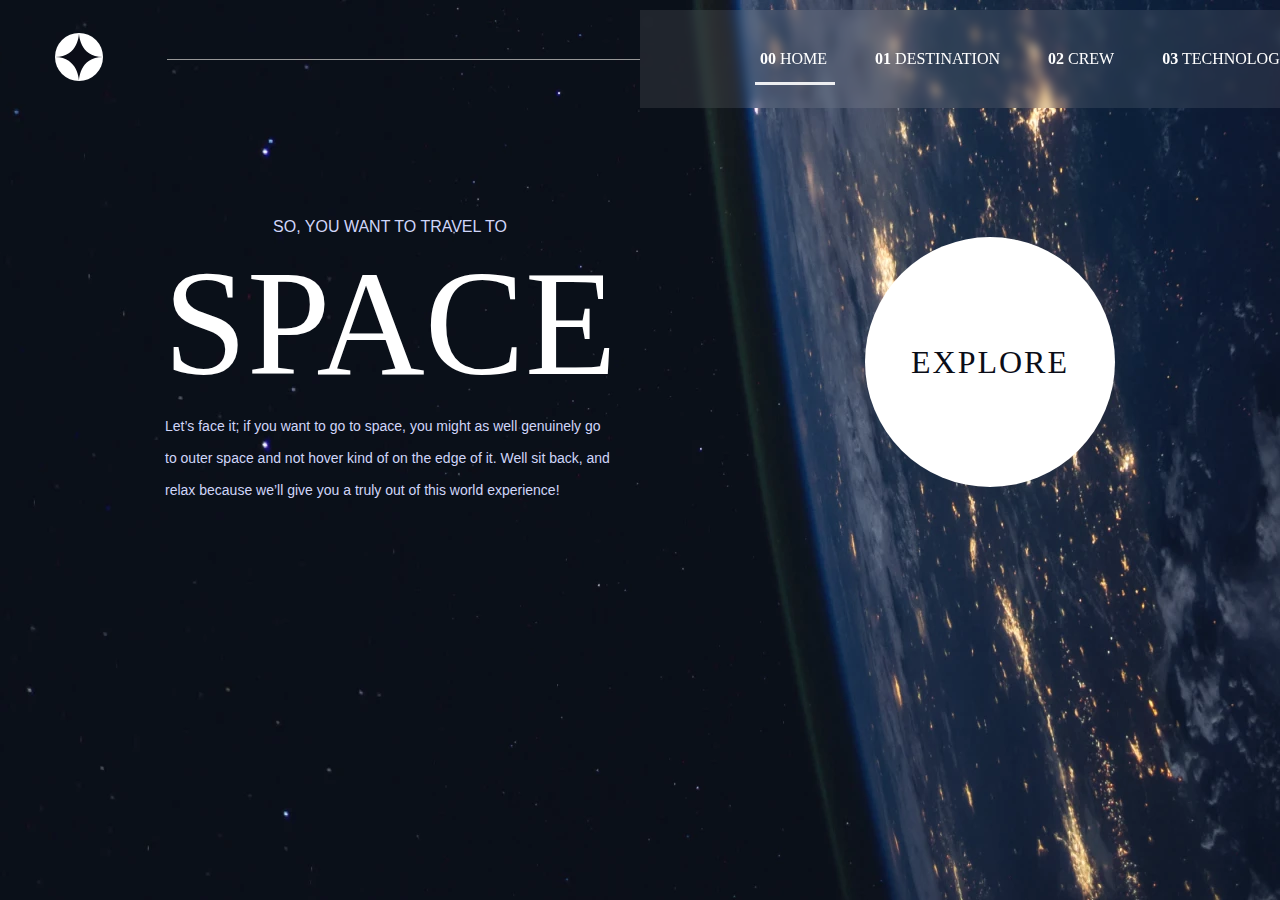
<file: index.html>
<!DOCTYPE html>
<html lang="pt-br">

<head>
    <meta charset="UTF-8">
    <meta name="viewport" content="width=device-width, initial-scale=1.0">
    <title>Space</title>
    <link rel="stylesheet" href="css/style.css">
    <link rel="icon" href="img/space-icon.svg" type="image/svg+xml">

</head>

<body>
    <header class="header container">

        <div class="logo">
            <img src="img/Oval.svg" alt="">
        </div>
        <div class="links">
            <div class="line">
            </div>
            <nav>
                <ul>
                    <li class="active"><a href="#"><span>00</span> HOME</a></li>
                    <li><a href="/destination.html"> <span>01</span> DESTINATION</a></li>
                    <li><a href="/crew.html"> <span>02</span> CREW</a></li>
                    <li><a href="/technology.html"> <span>03</span> TECHNOLOGY</a></li>
                </ul>
            </nav>
        </div>
    </header>
    <div class="middle container">
        <div class="left-middle">
            <p>SO, YOU WANT TO TRAVEL TO</p>
            <h1>SPACE</h1>
            <p>Let’s face it; if you want to go to space, you might as well genuinely go to outer space and not hover
                kind of on the edge of it. Well sit back, and relax because we’ll give you a truly out of this world
                experience!</p>
        </div>
        <div class="right-middle">
            <div class="explore">
                <h2>EXPLORE</h2>
            </div>
        </div>
    </div>
</body>

</html>
</file>
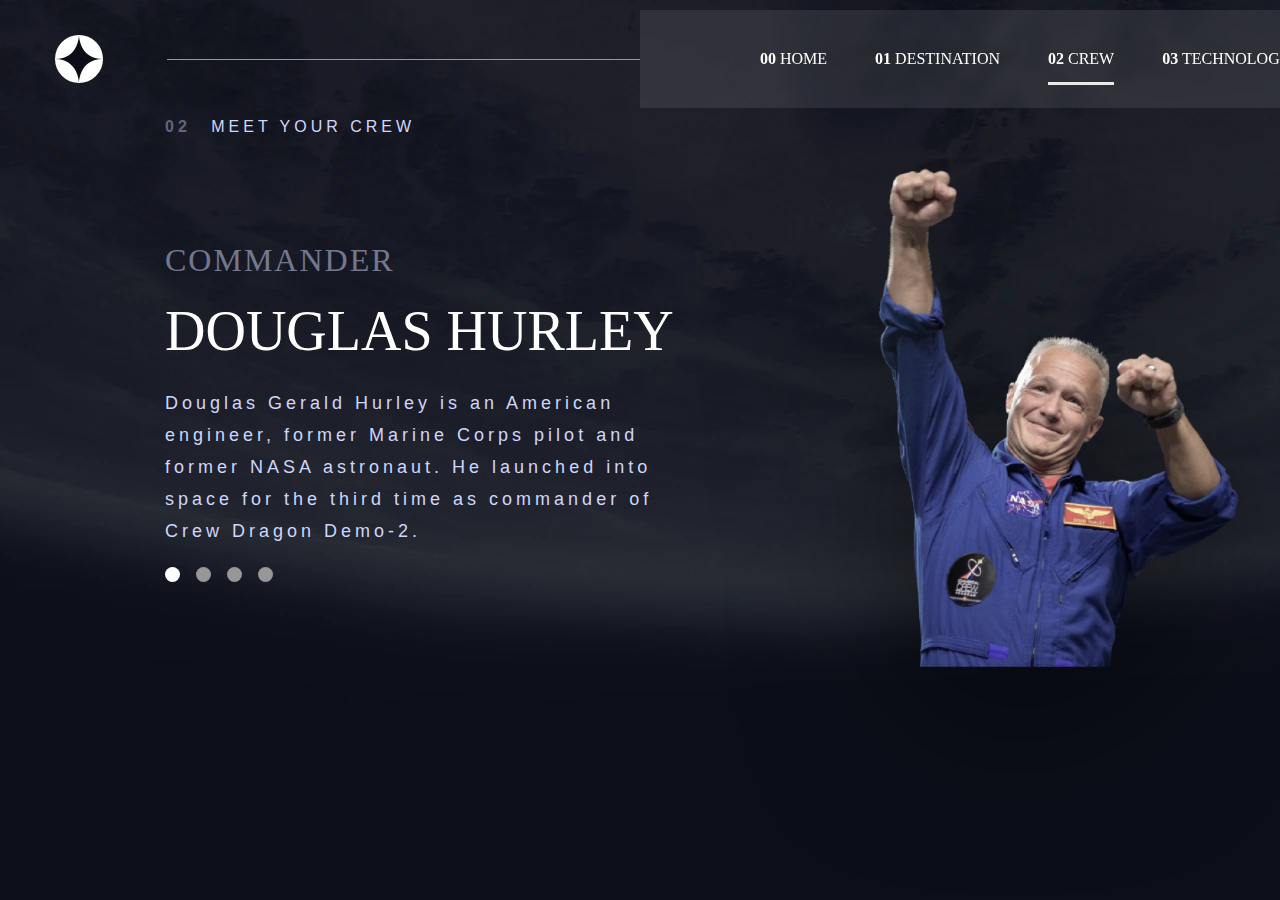
<file: crew.html>
<!DOCTYPE html>
<html lang="pt-br">

<head>
  <meta charset="utf-8">
  <meta name="viewport" content="width=device-width, initial-scale=1">
  <title>Space | Crew</title>
  <link rel="stylesheet" href="css/crew.css">
  <link rel="icon" href="img/space-icon.svg" type="image/svg+xml">
</head>

<body>
  <header class="header container">
    <div class="logo">
      <img src="img/Oval.svg" alt="">
    </div>
    <div class="links">
      <div class="line"></div>
      <nav>
        <ul>
          <li><a href="/index.html"><span>00</span> HOME</a></li>
          <li><a href="/destination.html"><span>01</span> DESTINATION</a></li>
          <li class="active"><a href="/crew.html"><span>02</span> CREW</a></li>
          <li><a href="/technology.html"><span>03</span> TECHNOLOGY</a></li>
        </ul>
      </nav>
    </div>
  </header>
  <div class="container">
    <main class="crew-middle">
      <div class="left-crew">
        <p class="title-crew">
          <span class="section-index">02</span> MEET YOUR CREW</p>
        <div class="box-crew-text">
          <h2 class="role">COMMANDER</h2>
          <h1 class="crew-name">DOUGLAS HURLEY</h1>

          <p class="crew-bio">
            Douglas Gerald Hurley is an American engineer, former Marine Corps pilot and former NASA astronaut.
            He launched into space for the third time as commander of Crew Dragon Demo-2.
          </p>
        </div>

      </div>

      <div class="right-crew">
        <div class="crew-hero" id="crew-hero">
          <img src="img/douglas.webp" alt="Douglas Hurley" class="crew-photo active" id="douglas-img">
          <img src="img/mark.webp" alt="Mark Shuttleworth" class="crew-photo" id="mark-img">
          <img src="img/victor.webp" alt="Victor Glover" class="crew-photo" id="victor-img">
          <img src="img/anousheh.webp" alt="Anousheh Ansari" class="crew-photo" id="anousheh-img">
        </div>
      </div>
    </main>
    <div class="crew-tabs" aria-label="Crew members">
      <div class="crew-tab active">
        <a href="#" data-member="douglas" aria-current="page"></a>
      </div>
      <div class="crew-tab">
        <a href="#" data-member="mark"></a>
      </div>
      <div class="crew-tab">
        <a href="#" data-member="victor"></a>
      </div>
      <div class="crew-tab">
        <a href="#" data-member="anousheh"></a>
      </div>
    </div>

  </div>

  <script src="js/crew.js"></script>
</body>

</html>
</file>
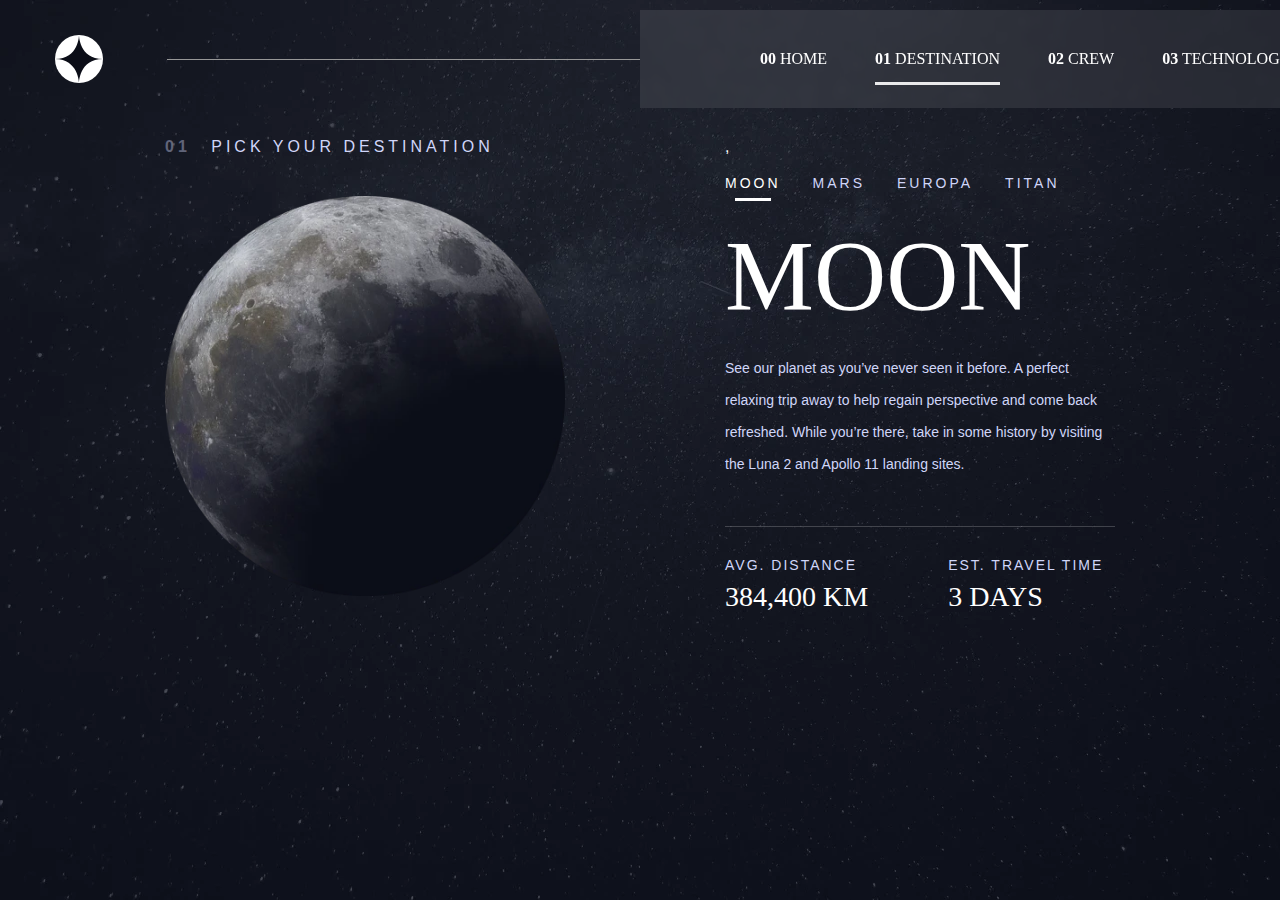
<file: destination.html>
<!DOCTYPE html>
<html lang="pt-br">

<head>
  <meta charset="UTF-8">
  <meta name="viewport" content="width=device-width, initial-scale=1.0">
  <title>Space | Destination</title>
  <link rel="stylesheet" href="css/destination.css">
  <link rel="icon" href="img/space-icon.svg" type="image/svg+xml">
</head>

<body>
  <header class="header container">
    <div class="logo">
      <img src="img/Oval.svg" alt="">
    </div>
    <div class="links">
      <div class="line"></div>
      <nav>
        <ul>
          <li><a href="/index.html"><span>00</span> HOME</a></li>
          <li class="active"><a href="/destination.html"><span>01</span> DESTINATION</a></li>
          <li><a href="/crew.html"><span>02</span> CREW</a></li>
          <li><a href="/technology.html"><span>03</span> TECHNOLOGY</a></li>
        </ul>
      </nav>
    </div>
  </header>

  <div class="destination-middle container">
    <div class="left-destination">
      <p><span class="section-index">01</span> PICK YOUR DESTINATION</p>
      <div class="planet-hero" id="planet-hero">
        <img src="img/moon.webp" alt="Moon" class="planet active" id="moon-img">
        <img src="img/mars.webp" alt="Mars" class="planet" id="mars-img">
        <img src="img/europe.webp" alt="Europa" class="planet" id="europa-img">
        <img src="img/titan.webp" alt="Titan" class="planet" id="titan-img">
      </div>

    </div>

    <div class="right-destination">,
      <nav class="planet-tabs">
        <ul>
          <li class="tab active"><a href="#" aria-current="page">MOON</a></li>
          <li class="tab"><a href="#">MARS</a></li>
          <li class="tab"><a href="#">EUROPA</a></li>
          <li class="tab"><a href="#">TITAN</a></li>
        </ul>
      </nav>

      <h1>MOON</h1>
      <p class="planet-description">
        See our planet as you’ve never seen it before. A perfect relaxing trip away to help regain perspective and come
        back refreshed. While you’re there, take in some history by visiting the Luna 2 and Apollo 11 landing sites.
      </p>

      <div class="divider"></div>

      <div class="stats">
        <div class="stat">
          <span class="label">AVG. DISTANCE</span>
          <span class="value">384,400 KM</span>
        </div>
        <div class="stat">
          <span class="label">EST. TRAVEL TIME</span>
          <span class="value">3 DAYS</span>
        </div>
      </div>
    </div>
  </div>
  <script src="js/destination.js"></script>
</body>

</html>
</file>
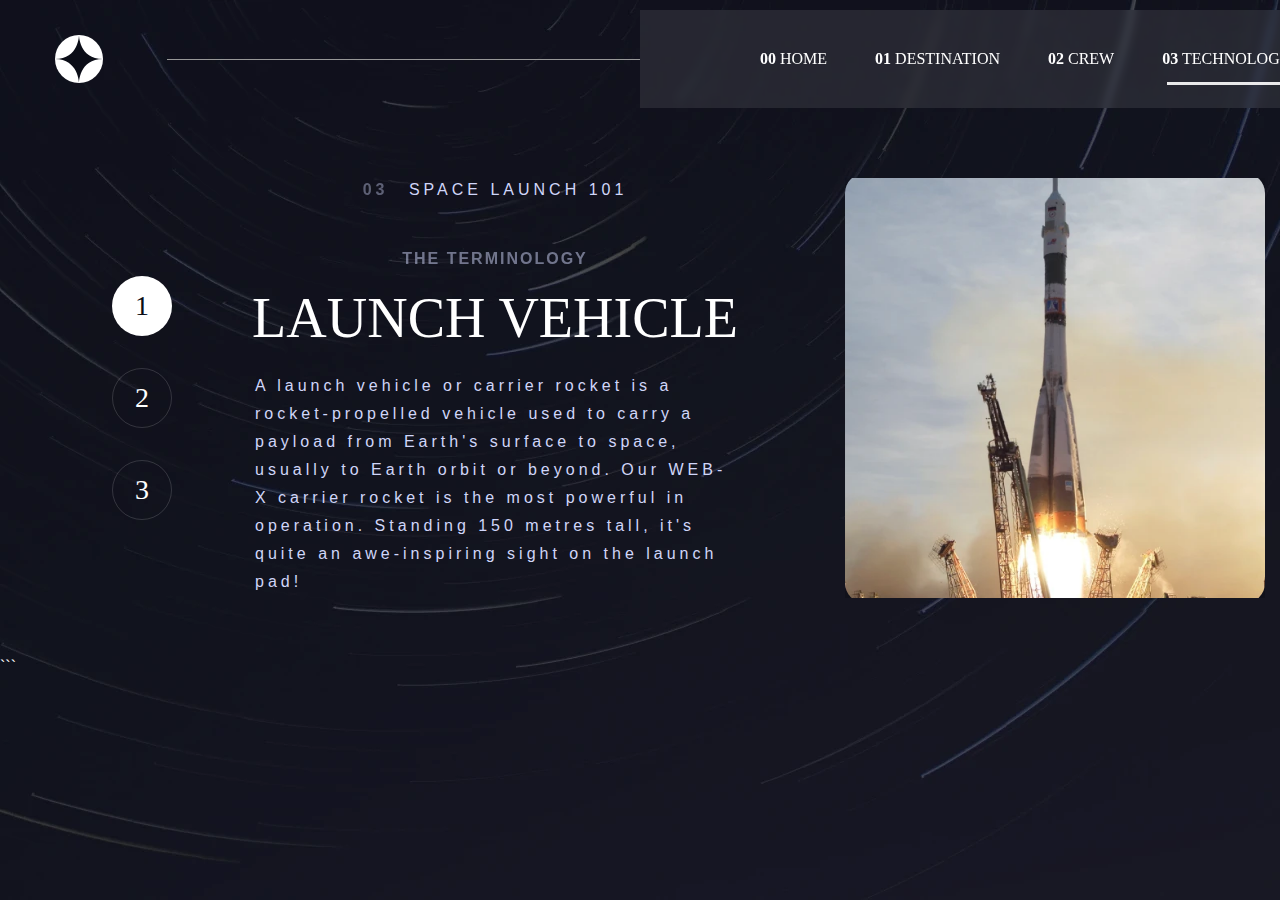
<file: technology.html>
<!DOCTYPE html>
<html lang="pt-br">

<head>
    <meta charset="utf-8">
    <meta name="viewport" content="width=device-width, initial-scale=1">
    <title>Space | Technology</title>
    <link rel="stylesheet" href="/css/technology.css">
    <link rel="icon" href="/img/space-icon.svg" type="image/svg+xml">
</head>

<body>
    <header class="header container">
        <div class="logo">
            <img src="img/Oval.svg" alt="">
        </div>
        <div class="links">
            <div class="line"></div>
            <nav>
                <ul>
                    <li><a href="/index.html"><span>00</span> HOME</a></li>
                    <li><a href="/destination.html"><span>01</span> DESTINATION</a></li>
                    <li><a href="/crew.html"><span>02</span> CREW</a></li>
                    <li class="active"><a href="/technology.html"><span>03</span> TECHNOLOGY</a></li>
                </ul>
            </nav>
        </div>
    </header>

    <main class="technology-middle container">
        <div class="left-technology">


            <nav class="tech-tabs" aria-label="Technology sections">
                <div class="tech-tab active" data-tech="vehicle"><a href="#" aria-current="page">1</a></div>
                <div class="tech-tab" data-tech="payload"><a href="#">2</a></div>
                <div class="tech-tab" data-tech="structure"><a href="#">3</a></div>
            </nav>
            <div class="box-technology">
                 <p class="box-technology-title"><span class="section-index">03</span> SPACE LAUNCH 101</p>
            <h2 class="tech-subtitle">THE TERMINOLOGY</h2>
            <h1 class="tech-title">LAUNCH VEHICLE</h1>

            <p class="tech-description">
                A launch vehicle or carrier rocket is a rocket-propelled vehicle used to carry a payload from Earth's
                surface to space, usually to Earth orbit or beyond.
                Our WEB-X carrier rocket is the most powerful in operation. Standing 150 metres tall, it's quite an
                awe-inspiring sight on the launch pad!
            </p>
            </div>
           
        </div>

        <div class="right-technology">
            <div class="tech-hero" id="tech-hero">
                <img src="img/rocket.webp" alt="Launch vehicle" class="tech-image active" id="vehicle-img">
                <img src="img/spaceport.webp" alt="Payload" class="tech-image" id="payload-img">
                <img src="img/space-capsule.webp" alt="Launch structure" class="tech-image" id="structure-img">
            </div>
        </div>
    </main>

    <script src="/js/technology.js"></script>
</body>

</html>
```
</file>
<file: css/style.css>
:root {
  /* ==== Colors ==== */
  --color-bg: #0B0D17;         /* Fundo principal (dark navy) */
  --color-text: #FFFFFF;       /* Texto primário */
  --color-text-secondary: #D0D6F9; /* Texto secundário / descrições */
  --color-accent: #D0D6F9;     /* Acento claro (usado em botões/links) */
  --color-highlight: #3E3FCE;  /* Lilás/azul-claro presente no exemplo */
  --color-border: #383B4B;     /* Bordas sutis / separadores */

  /* ==== Typography ==== */
  --font-family-heading: 'Bellefair', serif;
  --font-family-subheading: 'Barlow Condensed', sans-serif;
  --font-family-body: 'Barlow', sans-serif;

  /* Pesos */
  --weight-regular: 400;
  --weight-medium: 500;
  --weight-semi: 600;
  --weight-bold: 700;

  /* Tamanhos de fonte */
  --font-size-xxl: 150px;  /* Títulos grandes - "EARTH" */
  --font-size-xl: 100px;   /* Título médio */
  --font-size-lg: 56px;    /* "VENUS" ou subtítulos */
  --font-size-md: 28px;    /* Seções ("01 TYPOGRAPHY") */
  --font-size-sm: 16px;    /* Corpo do texto */
  --font-size-xs: 14px;    /* Detalhes / labels */

  /* ==== Espaçamentos ==== */
  --space-xs: 8px;
  --space-sm: 16px;
  --space-md: 24px;
  --space-lg: 48px;
  --space-xl: 96px;

  /* ==== Botões / Interativos ==== */
  --button-bg: transparent;
  --button-border: 1px solid rgba(255,255,255,0.25);
  --button-hover-bg: rgba(255,255,255,0.1);
  --button-radius: 50%; /* botões circulares "EXPLORE" */
  --button-text-color: var(--color-text);

  /* ==== Layout geral ==== */
  --max-content-width: 1200px;
}

@import url('https://fonts.googleapis.com/css2?family=Bellefair&family=Barlow+Condensed:wght@400;700&family=Barlow:wght@400;500&display=swap');

*{
    margin: 0;
    box-sizing: border-box;
}
.container{
    max-width: 1350px;
    margin: 0 auto;
}
body{
    background-image: url('../img/bitmap.webp');
    background-position: center;
    background-size:cover;
    background-repeat: no-repeat;
    height: 100vh;
    overflow: hidden;
    font-family: var(--font-family-body);
}
.header{
    padding: 10px 55px;
    display: flex;
    align-items: center;
    font-family: var(--font-family-heading);
}
.line{
    background-color: #979797;
    height: 1px; 
    width: 473px;
    margin-left: 64px;
}
.links{
    display:flex;
    align-items: center;
}
.links a{
    text-decoration: none;
    color: var(--color-text);
    white-space: nowrap;
    position: relative;
}
.links .active a::after{
  content:'';
  position:absolute;
  left:-5px; right:0;
  bottom:-18px;
  margin:auto;
  width:80px;
  height:3px;
  background-color:#fff;
  opacity:.9;
}   
ul{
    display: flex;
    column-gap:48px;
    margin:0;
    list-style: none;
    padding: 40px 120px;
    background-color: #ffffff17 ;
    backdrop-filter: blur(5px);
}
ul span{
    font-weight: var(--weight-bold);
}
li:hover {
    text-decoration: underline;
    color: var(--color-text);
    cursor: pointer;
}
.middle{
    padding: 100px 165px;
    display: flex;
    justify-content: space-between;
}
.left-middle{
    max-width: 450px;
    display:flex;
    flex-direction: column;
    align-items: center;
    justify-content: center;
    row-gap: 1px;
}
.left-middle h1{
    color: var(--color-text);
    font-size: 150px;
    font-family: var(--font-family-heading);
    font-weight: normal;
}
.left-middle p{
    color: var(--color-accent);

}
.left-middle p:first-child{
    font-family: var(--font-family-subheading);
    font-size: 16px;
}
.left-middle p:last-child{
    font-family: var(--font-family-body);
    line-height: 32px;
    font-size:14px; 
}
.right-middle{
    display: flex;
    align-items: center;
    justify-content: center;
}
.explore {
  background-color: var(--color-text);
  width: 250px;
  height: 250px;
  display: flex;
  align-items: center;
  justify-content: center;
  border-radius: 50%;
}

.explore h2 {
  background: transparent; /* remove o fundo dentro do texto */
  color: var(--color-bg);  /* texto escuro sobre fundo claro */
  font-size: 32px;
  font-family: var(--font-family-heading);
  font-weight: 400;
  letter-spacing: 2px;
  -webkit-font-smoothing: antialiased;
  -moz-osx-font-smoothing: grayscale;
}
</file>
<file: css/crew.css>
:root {
  --color-bg: #0B0D17;
  --color-text: #FFFFFF;
  --color-text-secondary: #D0D6F9;
  --color-accent: #D0D6F9;
  --color-highlight: #3E3FCE;
  --color-border: #383B4B;

  --font-family-heading: 'Bellefair', serif;
  --font-family-subheading: 'Barlow Condensed', sans-serif;
  --font-family-body: 'Barlow', sans-serif;

  --weight-regular: 400;
  --weight-medium: 500;
  --weight-semi: 600;
  --weight-bold: 700;

  --font-size-xxl: 150px;
  --font-size-xl: 100px;
  --font-size-lg: 56px;
  --font-size-md: 28px;
  --font-size-sm: 16px;
  --font-size-xs: 14px;

  --space-xs: 8px;
  --space-sm: 16px;
  --space-md: 24px;
  --space-lg: 48px;
  --space-xl: 96px;

  --button-bg: transparent;
  --button-border: 1px solid rgba(255, 255, 255, 0.25);
  --button-hover-bg: rgba(255, 255, 255, 0.1);
  --button-radius: 50%;
  --button-text-color: var(--color-text);

  --max-content-width: 1200px;
}

@import url('https://fonts.googleapis.com/css2?family=Bellefair&family=Barlow+Condensed:wght@400;700&family=Barlow:wght@400;500&display=swap');

* {
  margin: 0;
  box-sizing: border-box;
}

.container {
  max-width: 1350px;
  margin: 0 auto;
}

body {
  background-image: url('../img/crew-background.webp');
  background-position: center;
  background-size: cover;
  background-repeat: no-repeat;
  height: 100vh;
  overflow: hidden;
  font-family: var(--font-family-body);
  color: var(--color-text);
}

/* Header */
.header {
  padding: 10px 55px;
  display: flex;
  align-items: center;
  font-family: var(--font-family-heading);

}

.logo img {
  display: block;
}

.line {
  background-color: #979797;
  height: 1px;
  width: 473px;
  margin-left: 64px;
}

.links {
  display: flex;
  align-items: center;
}

.links a {
  text-decoration: none;
  color: var(--color-text);
  white-space: nowrap;
}

ul {
  display: flex;
  column-gap: 48px;
  margin: 0;
  padding: 40px 120px;
  background-color: #ffffff17;
    list-style: none;
  backdrop-filter: blur(5px);
}

ul span {
  font-weight: var(--weight-bold);
}

li:hover {
  text-decoration: underline;
  cursor: pointer;
}
li::marker{
  font-size: 50px;
  color: #979797;
  cursor: pointer;
}
li::marker:focus{
  color: #fff;
} 
.links .active a {
  position: relative;
}

.links .active a::after {
  content: '';
  position: absolute;
  left: 0;
  right: 0;
  bottom: -18px;
  margin: auto;
  height: 3px;
  background-color: #fff;
  opacity: .9;
}

/* Crew layout */
.crew-middle {
  padding: 0px 165px;
  display: flex;
  column-gap: 160px;
  align-items: center;

}

/* Left column */
.left-crew {
  max-width: 520px;
  display: flex;
  flex-direction: column;
  row-gap: 18px;
  justify-content: center;
}

.left-crew p {
  color: var(--color-accent);
  font-family: var(--font-family-subheading);
  font-size: 16px;
  letter-spacing: 4px;
}

.section-index {
  opacity: .4;
  margin-right: 12px;
  font-weight: var(--weight-bold);

}
.title-crew{
    margin-bottom: 80px;
    font-size: 28px;
}
.box-crew-text{
  display: flex;
  flex-direction: column;
  row-gap: 20px;
}

/* Crew tabs */
.crew-tabs {
  display: flex;
  align-items: center;
  column-gap: var(--space-sm);
  margin-top: 20px;
  padding: 0px 165px;
}

.crew-tab {
  width: 15px;
  height: 15px;
  border-radius: 50%;
  background-color: #979797; /* cinza padrão */
  cursor: pointer;
  transition: background-color 0.3s ease;
}

.crew-tab.active {
  background-color: #fff; /* bolinha branca ativa */
}




/* Role and name */
.role {
  font-family: var(--font-family-heading);
  font-size: 32px;
  letter-spacing: 2px;
  color: var(--color-text-secondary);
  margin-top: 8px;
  font-weight: 100;
  opacity: 0.5;
  -webkit-font-smoothing: antialiased;
  -moz-osx-font-smoothing: grayscale;
}

.crew-name {
  font-family: var(--font-family-heading);
  font-weight: normal;
  font-size: 56px;
  line-height: 1;
  color: #fff;
  margin-top: 4px;
  white-space: nowrap;
}

.box-crew-text .crew-bio {
  color: var(--color-text-secondary);
  font-family: var(--font-family-body);
  font-size: 18px;
  line-height: 32px;
  max-width: 520px;
  margin-top: 8px;
}

/* Right column hero */
.right-crew {
  width: 520px;
  display: flex;
  align-items: center;
  justify-content: center;
}

.crew-hero {
  position: relative;
  width: 420px;
  height: 420px;
  display: flex;
  align-items: center;
  justify-content: center;
}

.crew-hero img {
  max-width: 400px;
  height: auto;
  display: block;
  filter: drop-shadow(0 40px 80px rgba(0, 0, 0, .5));
}

/* Photo transitions */
.crew-hero .crew-photo {
  position: absolute;
  top: 70%;
  left: 50%;
  transform: translate(-50%, -50%);
  opacity: 0;
  transition: transform 0.8s ease, opacity 0.6s ease;
}
.crew-hero .ansari{
  top: 80%;
}
.crew-hero .crew-photo.active {
  opacity: 1;
  transform: translateX(50%, -50%);
  z-index: 2;
}

.crew-hero .crew-photo.exit-left {
  transform: translate(-150%, -50%);
  opacity: 0;
}

.crew-hero .crew-photo.enter-right {
  transform: translate(150%, -50%);
  opacity: 0;
  z-index: 3;
}

/* Responsividade básica */
@media (max-width:900px) {
  .crew-middle {
    flex-direction: column-reverse;
    padding: 40px 40px;
    column-gap: 48px;
  }

  .crew-name {
    font-size: 48px;
  }

  .crew-hero {
    width: 300px;
    height: 300px;
  }

  .line {
    width: 240px;
    margin-left: 24px;
  }

  ul {
    padding: 20px 40px;
    column-gap: 20px;
  }
}
</file>
<file: css/destination.css>
:root {
  /* ==== Colors ==== */
  --color-bg: #0B0D17;
  --color-text: #FFFFFF;
  --color-text-secondary: #D0D6F9;
  --color-accent: #D0D6F9;
  --color-highlight: #3E3FCE;
  --color-border: #383B4B;

  /* ==== Typography ==== */
  --font-family-heading: 'Bellefair', serif;
  --font-family-subheading: 'Barlow Condensed', sans-serif;
  --font-family-body: 'Barlow', sans-serif;

  --weight-regular: 400;
  --weight-medium: 500;
  --weight-semi: 600;
  --weight-bold: 700;

  --font-size-xxl: 150px;
  --font-size-xl: 100px;
  --font-size-lg: 56px;
  --font-size-md: 28px;
  --font-size-sm: 16px;
  --font-size-xs: 14px;

  --space-xs: 8px;
  --space-sm: 16px;
  --space-md: 24px;
  --space-lg: 48px;
  --space-xl: 96px;

  --button-bg: transparent;
  --button-border: 1px solid rgba(255, 255, 255, 0.25);
  --button-hover-bg: rgba(255, 255, 255, 0.1);
  --button-radius: 50%;
  --button-text-color: var(--color-text);

  --max-content-width: 1200px;
}

@import url('https://fonts.googleapis.com/css2?family=Bellefair&family=Barlow+Condensed:wght@400;700&family=Barlow:wght@400;500&display=swap');

* {
  margin: 0;
  box-sizing: border-box;
}

.container {
  max-width: 1350px;
  margin: 0 auto;
}

body {
  background-image: url('../img/destination-background.webp');
  /* ou bitmap.webp */
  background-position: center;
  background-size: cover;
  background-repeat: no-repeat;
  height: 100vh;
  overflow: hidden;
  font-family: var(--font-family-body);
  color: var(--color-text);
}

/* Header (mesmo padrão do index) */
.header {
  padding: 10px 55px;
  display: flex;
  align-items: center;
  font-family: var(--font-family-heading);
}

.logo img {
  display: block;
}

.line {
  background-color: #979797;
  height: 1px;
  width: 473px;
  margin-left: 64px;
}

.links {
  display: flex;
  align-items: center;
}

.links a {
  text-decoration: none;
  color: var(--color-text);
  white-space: nowrap;
}

ul {
  display: flex;
  column-gap: 48px;
  margin: 0;
  list-style: none;
  padding: 40px 120px;
  background-color: #ffffff17;
  backdrop-filter: blur(5px);
}

ul span {
  font-weight: var(--weight-bold);
}

li:hover {
  text-decoration: underline;
  cursor: pointer;
}

/* Estado ativo do menu principal */
.links .active a {
  position: relative;
}

.links .active a::after {
  content: '';
  position: absolute;
  left: 0;
  right: 0;
  bottom: -18px;
  margin: auto;
  height: 3px;
  background-color: #fff;
  opacity: .9;
}

/* Middle (destino) */
.destination-middle {
  padding: 20px 165px;
  display: flex;
  column-gap: 160px;
}

/* Left */
.left-destination {
  display: flex;
  flex-direction: column;
  row-gap: 40px;
}

.left-destination p {
  color: var(--color-accent);
  font-family: var(--font-family-subheading);
  font-size: 16px;
  letter-spacing: 4px;
}

.section-index {
  opacity: .4;
  margin-right: 12px;
  font-weight: var(--weight-bold);
}

.planet-hero {
  width: 400px;
  display: flex;
  align-items: center;
  justify-content: center;
}

.planet-hero img {
  max-width: 100%;
  height: auto;
  display: block;
  filter: drop-shadow(0 40px 80px rgba(0, 0, 0, .5));
}

/* Right */
.right-destination {
  max-width: 520px;
  display: flex;
  flex-direction: column;
  row-gap: 18px;
  justify-content: center;
}

.planet-tabs ul {
  background-color: transparent;
  backdrop-filter: none;
  padding: 0;
  column-gap: 32px;
}

.planet-tabs .tab a {
  font-family: var(--font-family-subheading);
  font-size: 14px;
  letter-spacing: 3px;
  color: var(--color-text-secondary);
  text-decoration: none;
}

.planet-tabs .tab.active a,
.planet-tabs .tab a:hover {
  color: #fff;
}

.planet-tabs .tab.active a {
  position: relative;
}

.planet-tabs .tab.active a::after {
  content: '';
  position: absolute;
  left: 0;
  right: 0;
  bottom: -10px;
  height: 3px;
  width: 36px;
  margin: auto;
  background: #fff;
}

.right-destination h1 {
  font-family: var(--font-family-heading);
  font-weight: normal;
  font-size: 100px;
  line-height: 1;
  color: #fff;
  margin-top: 16px;
}

.planet-description {
  color: var(--color-text-secondary);
  font-family: var(--font-family-body);
  font-size: 14px;
  line-height: 32px;
  max-width: 520px;
  margin-top: 8px;
}

.divider {
  width: 100%;
  height: 1px;
  background: rgba(255, 255, 255, .2);
  margin: 28px 0 12px;
}

.stats {
  display: flex;
  column-gap: 80px;
}

.stat {
  display: flex;
  flex-direction: column;
  row-gap: 8px;
}

.stat .label {
  font-family: var(--font-family-subheading);
  font-size: 14px;
  letter-spacing: 2px;
  color: var(--color-text-secondary);
}

.stat .value {
  font-family: var(--font-family-heading);
  font-size: 28px;
  color: #fff;
}

/* ==== Planet transition animation ==== */
.planet-hero {
  position: relative;
  width: 400px;
  height: 400px;
  overflow: hidden;
}

.planet-hero img {
  filter: none;
}

.planet-hero .planet {
  position: absolute;
  top: 50%;
  left: 50%;
  transform: translate(-50%, -50%);
  opacity: 0;
  transition: transform 0.8s ease, opacity 0.6s ease;
}

.planet-hero .planet.active {
  opacity: 1;
  transform: translateX(50%, -50%);
  z-index: 2;
}

.planet-hero .planet.exit-left {
  transform: translate(-150%, -50%);
  opacity: 0;
}

.planet-hero .planet.enter-right {
  transform: translate(150%, -50%);
  opacity: 0;
  z-index: 3;
}
</file>
<file: css/technology.css>
:root{
  --color-bg:#0B0D17;
  --color-text:#FFFFFF;
  --color-text-secondary:#D0D6F9;
  --color-accent:#D0D6F9;
  --color-highlight:#3E3FCE;
  --color-border:#383B4B;

  --font-family-heading:'Bellefair', serif;
  --font-family-subheading:'Barlow Condensed', sans-serif;
  --font-family-body:'Barlow', sans-serif;

  --weight-regular:400;
  --weight-medium:500;
  --weight-semi:600;
  --weight-bold:700;

  --font-size-xxl:150px;
  --font-size-xl:100px;
  --font-size-lg:56px;
  --font-size-md:28px;
  --font-size-sm:16px;
  --font-size-xs:14px;

  --space-xs:8px;
  --space-sm:16px;
  --space-md:24px;
  --space-lg:48px;
  --space-xl:96px;

  --button-bg:transparent;
  --button-border:1px solid rgba(255,255,255,0.25);
  --button-hover-bg:rgba(255,255,255,0.1);
  --button-radius:50%;
  --button-text-color:var(--color-text);

  --max-content-width:1200px;
}

@import url('https://fonts.googleapis.com/css2?family=Bellefair&family=Barlow+Condensed:wght@400;700&family=Barlow:wght@400;500&display=swap');

*{ margin:0; box-sizing:border-box; }
.container{ max-width:1350px; margin:0 auto; }

body{
  background-image:url('../img/technology-background.webp');
  background-position:center;
  background-size:cover;
  background-repeat:no-repeat;
  height:100vh;
  overflow:hidden;
  font-family:var(--font-family-body);
  color:var(--color-text);
}

/* Header (padrão) */
.header{
  padding:10px 55px;
  display:flex;
  align-items:center;
  font-family:var(--font-family-heading);
}
.logo img{ display:block; }
.line{
  background-color:#979797;
  height:1px;
  width:473px;
  margin-left:64px;
}
.links{ display:flex; align-items:center; }
.links a{
  text-decoration:none;
  color:var(--color-text);
  white-space:nowrap;
}
ul{
  display:flex;
  column-gap:48px;
  margin:0;
  list-style:none;
  padding:40px 120px;
  background-color:#ffffff17;
  backdrop-filter:blur(5px);
}
ul span{ font-weight:var(--weight-bold); }
li:hover{ text-decoration:underline; cursor:pointer; }
.links .active a{ position:relative; }
.links .active a::after{
  content:'';
  position:absolute;
  left:0; right:0;
  bottom:-18px;
  margin:auto;
  width:120px;
  height:3px;
  background-color:#fff;
  opacity:.9;
}

/* Technology layout */
.technology-middle{
  padding:60px 165px;
  display:flex;
  column-gap:160px;
  align-items:center;
}

/* Left column */
.left-technology{
  max-width:520px;
  display:flex;
  column-gap:80px;
  justify-content:center;
}
.left-technology p{
  color:var(--color-accent);
  font-family:var(--font-family-subheading);
  font-size:16px;
  letter-spacing:4px;
}
.section-index{
  opacity:.4;
  margin-right:12px;
  font-weight:var(--weight-bold);
}
.box-technology{
    display: flex;
    flex-direction: column;
    row-gap: 14px;
    align-items: center;
    justify-content: center;
}
.box-technology-title{
    margin-bottom: 25px;
}
/* Tech tabs (circular numbered indicators) */
.tech-tabs{
  display:flex;
  row-gap:32px;
  align-items:center;
  margin-top:20px;
  flex-direction: column;
  justify-content: center;
}
.tech-tab{
  width: 60px;
  height:60px;
  border-radius:50%;
  background:transparent;
  border:1px solid rgba(255,255,255,0.15);
  display:flex;
  align-items:center;
  justify-content:center;
  color:var(--color-text-secondary);
  font-family:var(--font-family-subheading);
  font-size:18px;
  cursor:pointer;
  transition: background-color .25s ease, color .25s ease, transform .15s ease;
}
.tech-tab a{
    text-decoration: none;
    color: var(--color-text);
    font-size: 28px;
    font-family: var(--font-family-heading);
}
.tech-tab.active a{
    color: var(--color-bg);
}
.tech-tab:hover{ transform:scale(1.05); }
.tech-tab.active{
  background:#fff;
  border-color:transparent;
}

/* Titles and description */
.tech-subtitle{
  font-family:var(--font-family-subheading);
  font-size:16px;
  letter-spacing:2px;
  color:var(--color-text-secondary);
  margin-top:12px;
  opacity: 0.5;
}
.tech-title{
  font-family:var(--font-family-heading);
  font-weight:normal;
  font-size:56px;
  line-height:1;
  color:#fff;
  margin-top:8px;
  white-space: nowrap;
}
.tech-description{
  color:var(--color-text-secondary);
  font-family:var(--font-family-body);
  font-size:16px;
  line-height:28px;
  width:480px;
  margin-top:12px;
}

/* Right column hero */
.right-technology{
  width:520px;
  display:flex;
  align-items:center;
  justify-content:center;
}
.tech-hero{
  position:relative;
  width:420px;
  height:420px;
  overflow:hidden;
  display:flex;
  align-items:center;
  justify-content:center;
}
.tech-hero img{
  max-width:100%;
  height:auto;
  display:block;
  filter:drop-shadow(0 40px 80px rgba(0,0,0,.5));
  border-radius: 20px;
}

/* Image transitions */
.tech-hero .tech-image{
  position:absolute;
  top:50%;
  left:50%;
  transform:translate(-50%,-50%);
  opacity:0;
  transition: transform .8s ease, opacity .6s ease;

}
.tech-hero .tech-image.active{
  opacity:1;
  transform:translateX(50%,-50%);
  z-index:2;
}
.tech-hero .tech-image.exit-left{
  transform:translate(-150%,-50%);
  opacity:0;
}
.tech-hero .tech-image.enter-right{
  transform:translate(150%,-50%);
  opacity:0;
  z-index:3;
}

/* Step labels vertically (optional, left side) */
.tech-stepper{
  display:flex;
  flex-direction:column;
  row-gap:16px;
  margin-top:32px;
}
.tech-step{
  width:48px;
  height:48px;
  border-radius:50%;
  display:flex;
  align-items:center;
  justify-content:center;
  color:var(--color-text-secondary);
  border:1px solid rgba(255,255,255,0.15);
  background:transparent;
  font-family:var(--font-family-subheading);
}
.tech-step.active{ background:#fff; color:var(--color-bg); border-color:transparent; }

/* Responsividade básica */
@media (max-width:900px){
  .technology-middle{ flex-direction:column-reverse; padding:40px 40px; column-gap:48px; }
  .tech-title{ font-size:40px; }
  .tech-hero{ width:300px; height:300px; }
  .line{ width:240px; margin-left:24px; }
  ul{ padding:20px 40px; column-gap:20px; }
  .tech-tabs{ margin-top:12px; column-gap:12px; }
  .tech-tab{ width:40px; height:40px; font-size:16px; }
  .tech-step{ width:40px; height:40px; }
}
</file>
